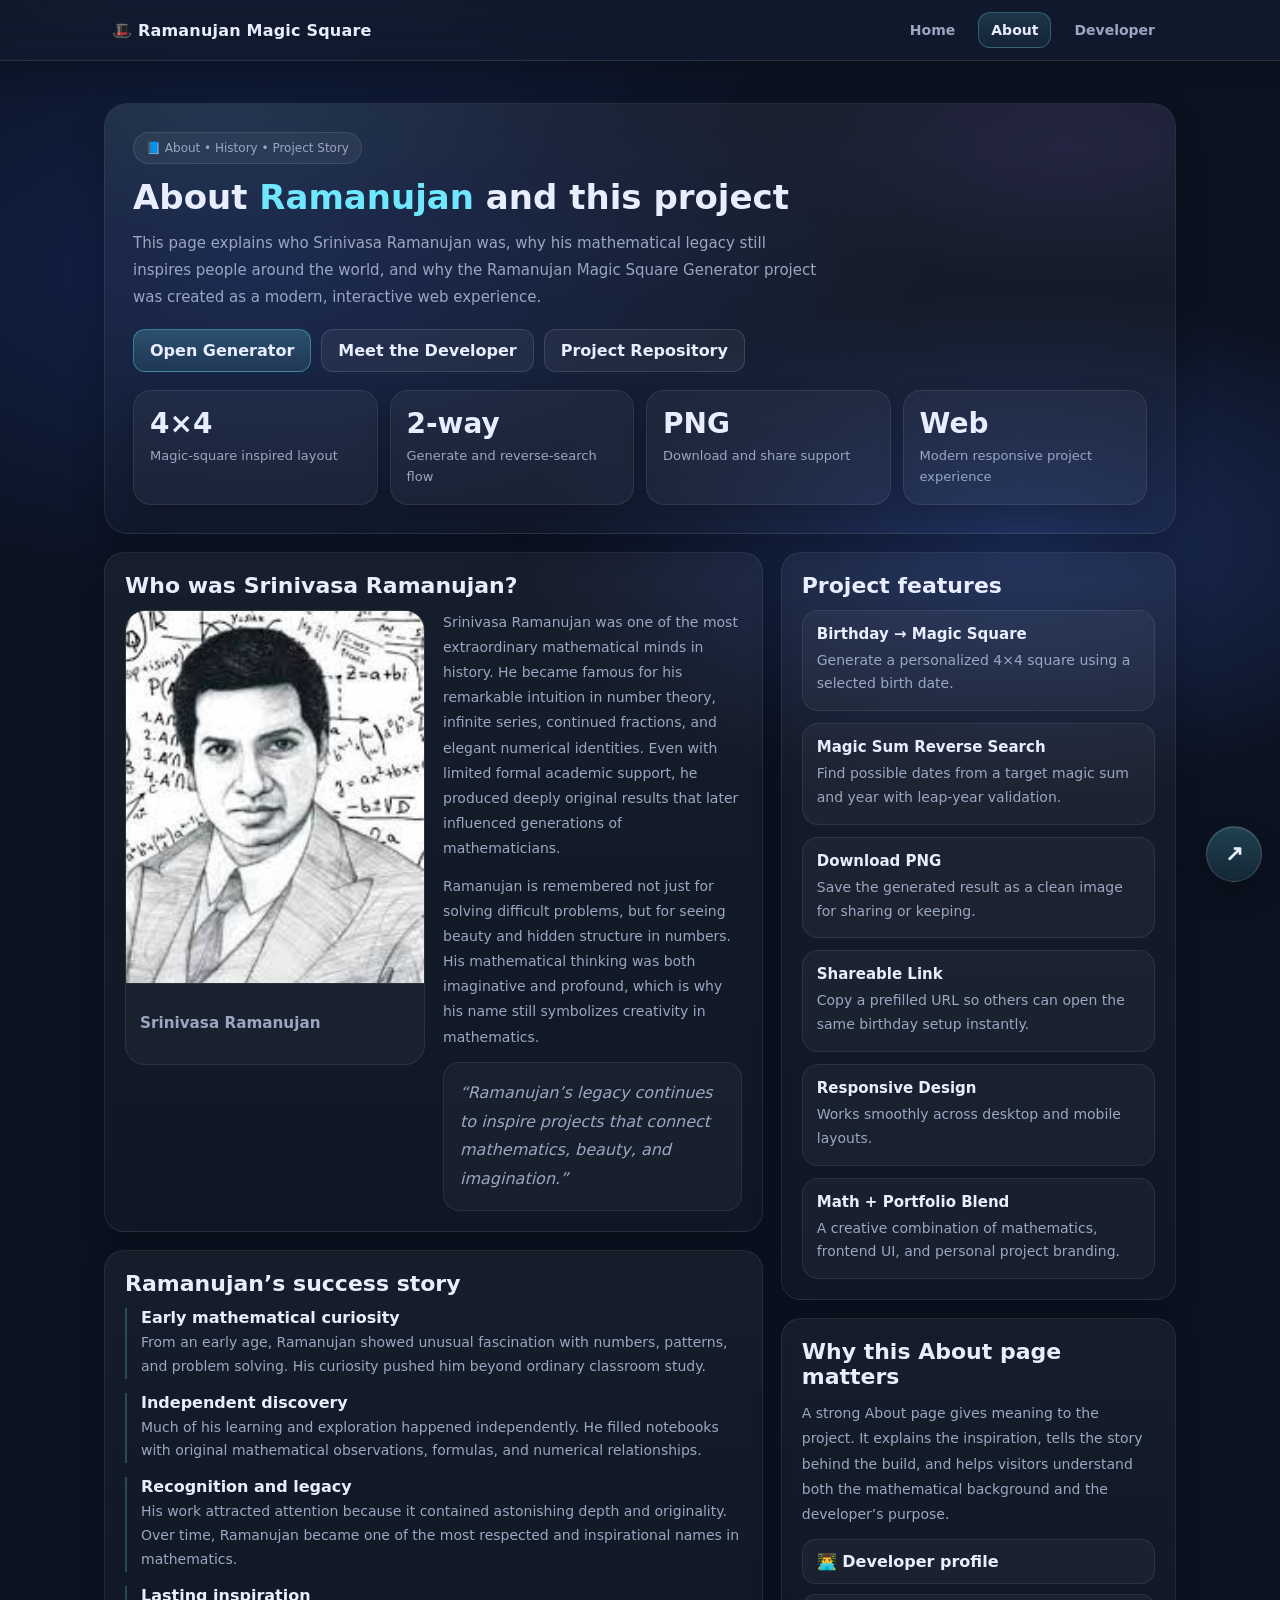
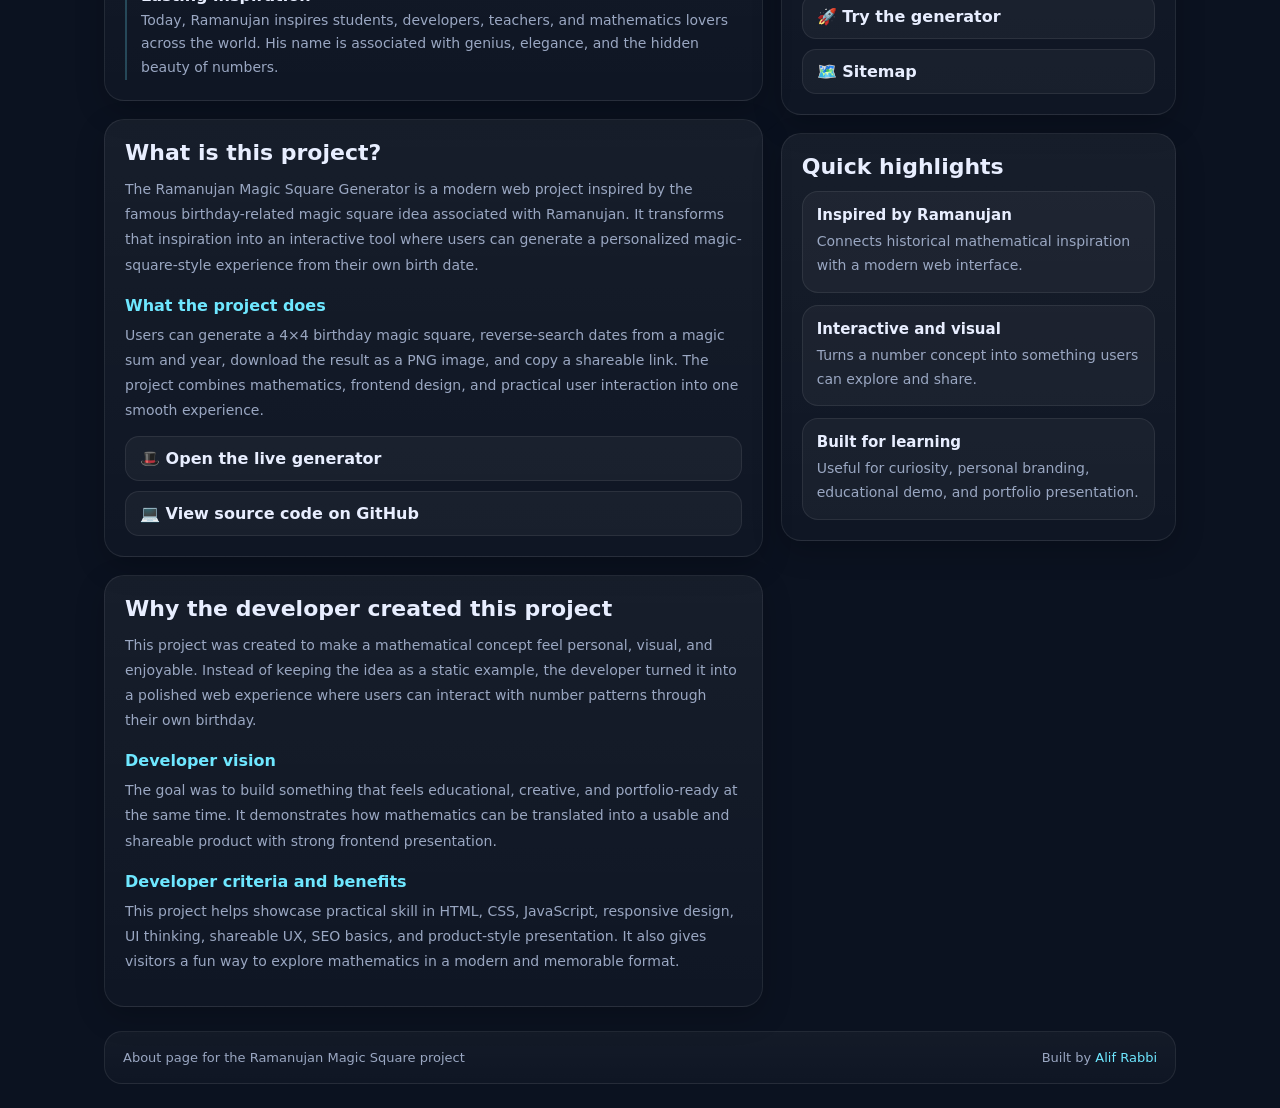
<file: about.html>
<!doctype html>
<html lang="en">
<head>
  <meta charset="utf-8" />
  <meta name="viewport" content="width=device-width,initial-scale=1" />
  <meta name="theme-color" content="#0b1220" />
  <meta name="color-scheme" content="dark" />

  <title>About | Ramanujan Magic Square</title>
  <meta
    name="description"
    content="Learn about Srinivasa Ramanujan, the inspiration behind the Ramanujan Magic Square project, and why this birthday magic square generator was created."
  />
  <link rel="canonical" href="https://alif1601.github.io/ramanujan-magic-square/about.html" />

  <meta property="og:title" content="About | Ramanujan Magic Square" />
  <meta
    property="og:description"
    content="Discover who Srinivasa Ramanujan was, the inspiration behind this project, and how the Ramanujan Magic Square Generator works."
  />
  <meta property="og:type" content="website" />
  <meta property="og:url" content="https://alif1601.github.io/ramanujan-magic-square/about.html" />
  <meta property="og:image" content="https://alif1601.github.io/ramanujan-magic-square/assets/og-image.png" />

  <meta name="twitter:card" content="summary_large_image" />
  <meta name="twitter:title" content="About | Ramanujan Magic Square" />
  <meta
    name="twitter:description"
    content="Discover who Srinivasa Ramanujan was and the story behind this Ramanujan Magic Square project."
  />
  <meta name="twitter:image" content="https://alif1601.github.io/ramanujan-magic-square/assets/og-image.png" />

  <link rel="icon" href="./assets/favicon.svg" type="image/svg+xml" />
  <link rel="apple-touch-icon" href="./assets/apple-touch-icon.png" />
  <link rel="manifest" href="./site.webmanifest" />

  <link rel="stylesheet" href="./nav.css" />
  <script defer src="./nav.js"></script>

  <style>
    :root {
      --bg: #0b1220;
      --card: #121b2f;
      --muted: #9aa7c2;
      --text: #e8eeff;
      --accent: #6ee7ff;
      --line: rgba(255,255,255,.08);
    }

    * { box-sizing: border-box; }

    body {
      margin: 0;
      font-family: system-ui, -apple-system, Segoe UI, Roboto, Arial, sans-serif;
      background:
        radial-gradient(1200px 600px at 20% 10%, #12224a 0%, transparent 55%),
        radial-gradient(1000px 500px at 80% 20%, #1b2c5a 0%, transparent 50%),
        var(--bg);
      color: var(--text);
    }

    .wrap {
      max-width: 1120px;
      margin: 0 auto;
      padding: 24px;
    }

    .hero {
      margin-top: 18px;
      padding: 28px;
      border-radius: 24px;
      border: 1px solid var(--line);
      background: linear-gradient(180deg, rgba(255,255,255,.06), rgba(255,255,255,.02));
      box-shadow: 0 12px 32px rgba(0,0,0,.24);
      position: relative;
      overflow: hidden;
    }

    .hero::before {
      content: "";
      position: absolute;
      inset: 0;
      background:
        radial-gradient(600px 220px at 10% 0%, rgba(110,231,255,.08), transparent 60%),
        radial-gradient(500px 220px at 90% 10%, rgba(139,92,246,.10), transparent 60%);
      pointer-events: none;
    }

    .hero > * {
      position: relative;
      z-index: 1;
    }

    .badge {
      display: inline-flex;
      align-items: center;
      gap: 8px;
      padding: 8px 12px;
      border-radius: 999px;
      border: 1px solid rgba(255,255,255,.10);
      background: rgba(255,255,255,.05);
      color: var(--muted);
      font-size: 12px;
      margin-bottom: 14px;
    }

    .hero h1 {
      margin: 0;
      font-size: 34px;
      line-height: 1.12;
    }

    .hero h1 span {
      color: var(--accent);
    }

    .hero p {
      margin: 14px 0 0;
      color: var(--muted);
      font-size: 15px;
      line-height: 1.8;
      max-width: 72ch;
    }

    .hero-actions {
      display: flex;
      flex-wrap: wrap;
      gap: 10px;
      margin-top: 18px;
    }

    .hero-btn {
      display: inline-flex;
      align-items: center;
      justify-content: center;
      text-decoration: none;
      padding: 11px 16px;
      border-radius: 12px;
      border: 1px solid rgba(255,255,255,.12);
      color: var(--text);
      font-weight: 700;
      background: rgba(255,255,255,.05);
      transition: .18s ease;
    }

    .hero-btn:hover {
      transform: translateY(-1px);
      border-color: rgba(110,231,255,.34);
      background: rgba(110,231,255,.08);
    }

    .hero-btn.primary {
      background: linear-gradient(180deg, rgba(110,231,255,.22), rgba(110,231,255,.10));
      border-color: rgba(110,231,255,.35);
    }

    .hero-btn.primary:hover {
      background: linear-gradient(180deg, rgba(110,231,255,.28), rgba(110,231,255,.12));
    }

    .stats {
      margin-top: 18px;
      display: grid;
      grid-template-columns: repeat(4, 1fr);
      gap: 12px;
    }

    @media (max-width: 860px) {
      .stats {
        grid-template-columns: repeat(2, 1fr);
      }
    }

    @media (max-width: 520px) {
      .stats {
        grid-template-columns: 1fr;
      }
    }

    .stat-card {
      padding: 16px;
      border-radius: 18px;
      border: 1px solid rgba(255,255,255,.08);
      background: rgba(255,255,255,.04);
      box-shadow: 0 8px 24px rgba(0,0,0,.18);
      animation: floatSoft 4s ease-in-out infinite;
    }

    .stat-card:nth-child(2) { animation-delay: .4s; }
    .stat-card:nth-child(3) { animation-delay: .8s; }
    .stat-card:nth-child(4) { animation-delay: 1.2s; }

    .stat-value {
      font-size: 28px;
      font-weight: 800;
      color: var(--text);
    }

    .stat-label {
      margin-top: 6px;
      color: var(--muted);
      font-size: 13px;
      line-height: 1.6;
    }

    .layout {
      margin-top: 18px;
      display: grid;
      grid-template-columns: 1.25fr .75fr;
      gap: 18px;
      align-items: start;
    }

    @media (max-width: 920px) {
      .layout {
        grid-template-columns: 1fr;
      }
    }

    .main-col,
    .side-col {
      display: grid;
      gap: 18px;
    }

    .card {
      border-radius: 20px;
      border: 1px solid var(--line);
      background: linear-gradient(180deg, rgba(255,255,255,.05), rgba(255,255,255,.02));
      box-shadow: 0 10px 30px rgba(0,0,0,.20);
      padding: 20px;
    }

    .card h2 {
      margin: 0 0 12px;
      font-size: 22px;
    }

    .card h3 {
      margin: 18px 0 8px;
      font-size: 16px;
      color: var(--accent);
    }

    .card p {
      margin: 0 0 12px;
      color: var(--muted);
      line-height: 1.8;
      font-size: 14px;
    }

    .ramanujan-grid {
      display: grid;
      grid-template-columns: 300px 1fr;
      gap: 18px;
      align-items: start;
    }

    @media (max-width: 820px) {
      .ramanujan-grid {
        grid-template-columns: 1fr;
      }
    }

    .portrait-box {
      border-radius: 20px;
      overflow: hidden;
      border: 1px solid rgba(255,255,255,.08);
      background: rgba(255,255,255,.04);
    }

    .portrait-box img {
      width: 100%;
      display: block;
      aspect-ratio: 4 / 5;
      object-fit: cover;
    }

    .portrait-caption {
      padding: 12px 14px;
      color: var(--muted);
      font-size: 13px;
      line-height: 1.7;
      border-top: 1px solid rgba(255,255,255,.06);
    }

    .quote {
      padding: 16px;
      border-radius: 16px;
      border: 1px solid rgba(255,255,255,.08);
      background: rgba(255,255,255,.04);
      color: var(--muted);
      line-height: 1.8;
      font-style: italic;
      margin-top: 10px;
    }

    .timeline {
      display: grid;
      gap: 14px;
      margin-top: 10px;
    }

    .timeline-item {
      border-left: 2px solid rgba(110,231,255,.24);
      padding-left: 14px;
    }

    .timeline-year {
      font-weight: 800;
      color: var(--text);
      margin-bottom: 4px;
    }

    .timeline-text {
      color: var(--muted);
      line-height: 1.7;
      font-size: 14px;
    }

    .feature-list {
      display: grid;
      gap: 12px;
    }

    .feature-item {
      padding: 14px;
      border-radius: 16px;
      border: 1px solid rgba(255,255,255,.08);
      background: rgba(255,255,255,.04);
      transition: .18s ease;
    }

    .feature-item:hover {
      transform: translateY(-2px);
      border-color: rgba(110,231,255,.20);
      background: rgba(110,231,255,.05);
    }

    .feature-item b {
      display: block;
      margin-bottom: 6px;
      font-size: 15px;
    }

    .feature-item span {
      color: var(--muted);
      line-height: 1.7;
      font-size: 14px;
    }

    .mini-links {
      display: grid;
      gap: 10px;
      margin-top: 12px;
    }

    .mini-links a {
      display: block;
      padding: 12px 14px;
      border-radius: 14px;
      text-decoration: none;
      color: var(--text);
      border: 1px solid rgba(255,255,255,.08);
      background: rgba(255,255,255,.04);
      transition: .18s ease;
      font-weight: 700;
    }

    .mini-links a:hover {
      border-color: rgba(110,231,255,.30);
      background: rgba(110,231,255,.08);
      transform: translateY(-1px);
    }

    .footer {
      margin-top: 24px;
      padding: 18px;
      border-radius: 18px;
      border: 1px solid var(--line);
      background: linear-gradient(180deg, rgba(255,255,255,.04), rgba(255,255,255,.02));
      color: var(--muted);
      font-size: 13px;
      display: flex;
      justify-content: space-between;
      gap: 12px;
      flex-wrap: wrap;
    }

    .footer a {
      color: var(--accent);
      text-decoration: none;
    }

    .footer a:hover {
      text-decoration: underline;
    }

    @keyframes floatSoft {
      0%, 100% { transform: translateY(0); }
      50% { transform: translateY(-4px); }
    }
  </style>

  <script type="application/ld+json">
  {
    "@context": "https://schema.org",
    "@type": "AboutPage",
    "name": "About Ramanujan Magic Square",
    "url": "https://alif1601.github.io/ramanujan-magic-square/about.html",
    "description": "About Srinivasa Ramanujan, the Ramanujan Magic Square project, and why this project was created."
  }
  </script>
</head>

<body>
  <div class="wrap">
    <section class="hero">
      <div class="badge">📘 About • History • Project Story</div>
      <h1>About <span>Ramanujan</span> and this project</h1>
      <p>
        This page explains who Srinivasa Ramanujan was, why his mathematical legacy still inspires people around the world,
        and why the Ramanujan Magic Square Generator project was created as a modern, interactive web experience.
      </p>

      <div class="hero-actions">
        <a class="hero-btn primary" href="./index.html">Open Generator</a>
        <a class="hero-btn" href="./developer.html">Meet the Developer</a>
        <a class="hero-btn" href="https://github.com/alif1601/ramanujan-magic-square" target="_blank" rel="noopener noreferrer">Project Repository</a>
      </div>

      <div class="stats">
        <div class="stat-card">
          <div class="stat-value">4×4</div>
          <div class="stat-label">Magic-square inspired layout</div>
        </div>
        <div class="stat-card">
          <div class="stat-value">2-way</div>
          <div class="stat-label">Generate and reverse-search flow</div>
        </div>
        <div class="stat-card">
          <div class="stat-value">PNG</div>
          <div class="stat-label">Download and share support</div>
        </div>
        <div class="stat-card">
          <div class="stat-value">Web</div>
          <div class="stat-label">Modern responsive project experience</div>
        </div>
      </div>
    </section>

    <section class="layout">
      <div class="main-col">
        <article class="card">
          <h2>Who was Srinivasa Ramanujan?</h2>

          <div class="ramanujan-grid">
            <div class="portrait-box">
              <img src="./assets/ramanujan.jpg" alt="Portrait representation of Srinivasa Ramanujan" />
              <div class="portrait-caption">
                <h1>Srinivasa Ramanujan</h1>
              </div>
            </div>

            <div>
              <p>
                Srinivasa Ramanujan was one of the most extraordinary mathematical minds in history. He became famous for his remarkable intuition in number theory,
                infinite series, continued fractions, and elegant numerical identities. Even with limited formal academic support, he produced deeply original results
                that later influenced generations of mathematicians.
              </p>

              <p>
                Ramanujan is remembered not just for solving difficult problems, but for seeing beauty and hidden structure in numbers. His mathematical thinking was
                both imaginative and profound, which is why his name still symbolizes creativity in mathematics.
              </p>

              <div class="quote">
                “Ramanujan’s legacy continues to inspire projects that connect mathematics, beauty, and imagination.”
              </div>
            </div>
          </div>
        </article>

        <article class="card">
          <h2>Ramanujan’s success story</h2>

          <div class="timeline">
            <div class="timeline-item">
              <div class="timeline-year">Early mathematical curiosity</div>
              <div class="timeline-text">
                From an early age, Ramanujan showed unusual fascination with numbers, patterns, and problem solving. His curiosity pushed him beyond ordinary classroom study.
              </div>
            </div>

            <div class="timeline-item">
              <div class="timeline-year">Independent discovery</div>
              <div class="timeline-text">
                Much of his learning and exploration happened independently. He filled notebooks with original mathematical observations, formulas, and numerical relationships.
              </div>
            </div>

            <div class="timeline-item">
              <div class="timeline-year">Recognition and legacy</div>
              <div class="timeline-text">
                His work attracted attention because it contained astonishing depth and originality. Over time, Ramanujan became one of the most respected and inspirational names in mathematics.
              </div>
            </div>

            <div class="timeline-item">
              <div class="timeline-year">Lasting inspiration</div>
              <div class="timeline-text">
                Today, Ramanujan inspires students, developers, teachers, and mathematics lovers across the world. His name is associated with genius, elegance, and the hidden beauty of numbers.
              </div>
            </div>
          </div>
        </article>

        <article class="card">
          <h2>What is this project?</h2>
          <p>
            The Ramanujan Magic Square Generator is a modern web project inspired by the famous birthday-related magic square idea associated with Ramanujan.
            It transforms that inspiration into an interactive tool where users can generate a personalized magic-square-style experience from their own birth date.
          </p>

          <h3>What the project does</h3>
          <p>
            Users can generate a 4×4 birthday magic square, reverse-search dates from a magic sum and year, download the result as a PNG image,
            and copy a shareable link. The project combines mathematics, frontend design, and practical user interaction into one smooth experience.
          </p>

          <div class="mini-links">
            <a href="./index.html">🎩 Open the live generator</a>
            <a href="https://github.com/alif1601/ramanujan-magic-square" target="_blank" rel="noopener noreferrer">💻 View source code on GitHub</a>
          </div>
        </article>

        <article class="card">
          <h2>Why the developer created this project</h2>
          <p>
            This project was created to make a mathematical concept feel personal, visual, and enjoyable. Instead of keeping the idea as a static example,
            the developer turned it into a polished web experience where users can interact with number patterns through their own birthday.
          </p>

          <h3>Developer vision</h3>
          <p>
            The goal was to build something that feels educational, creative, and portfolio-ready at the same time. It demonstrates how mathematics
            can be translated into a usable and shareable product with strong frontend presentation.
          </p>

          <h3>Developer criteria and benefits</h3>
          <p>
            This project helps showcase practical skill in HTML, CSS, JavaScript, responsive design, UI thinking, shareable UX, SEO basics,
            and product-style presentation. It also gives visitors a fun way to explore mathematics in a modern and memorable format.
          </p>
        </article>
      </div>

      <aside class="side-col">
        <section class="card">
          <h2>Project features</h2>
          <div class="feature-list">
            <div class="feature-item">
              <b>Birthday → Magic Square</b>
              <span>Generate a personalized 4×4 square using a selected birth date.</span>
            </div>

            <div class="feature-item">
              <b>Magic Sum Reverse Search</b>
              <span>Find possible dates from a target magic sum and year with leap-year validation.</span>
            </div>

            <div class="feature-item">
              <b>Download PNG</b>
              <span>Save the generated result as a clean image for sharing or keeping.</span>
            </div>

            <div class="feature-item">
              <b>Shareable Link</b>
              <span>Copy a prefilled URL so others can open the same birthday setup instantly.</span>
            </div>

            <div class="feature-item">
              <b>Responsive Design</b>
              <span>Works smoothly across desktop and mobile layouts.</span>
            </div>

            <div class="feature-item">
              <b>Math + Portfolio Blend</b>
              <span>A creative combination of mathematics, frontend UI, and personal project branding.</span>
            </div>
          </div>
        </section>

        <section class="card">
          <h2>Why this About page matters</h2>
          <p>
            A strong About page gives meaning to the project. It explains the inspiration, tells the story behind the build,
            and helps visitors understand both the mathematical background and the developer’s purpose.
          </p>

          <div class="mini-links">
            <a href="./developer.html">👨‍💻 Developer profile</a>
            <a href="./index.html">🚀 Try the generator</a>
            <a href="./sitemap.xml">🗺️ Sitemap</a>
          </div>
        </section>

        <section class="card">
          <h2>Quick highlights</h2>
          <div class="feature-list">
            <div class="feature-item">
              <b>Inspired by Ramanujan</b>
              <span>Connects historical mathematical inspiration with a modern web interface.</span>
            </div>
            <div class="feature-item">
              <b>Interactive and visual</b>
              <span>Turns a number concept into something users can explore and share.</span>
            </div>
            <div class="feature-item">
              <b>Built for learning</b>
              <span>Useful for curiosity, personal branding, educational demo, and portfolio presentation.</span>
            </div>
          </div>
        </section>
      </aside>
    </section>

    <footer class="footer">
      <span>About page for the Ramanujan Magic Square project</span>
      <span>Built by <a href="./developer.html">Alif Rabbi</a></span>
    </footer>
  </div>
</body>
</html>
</file>
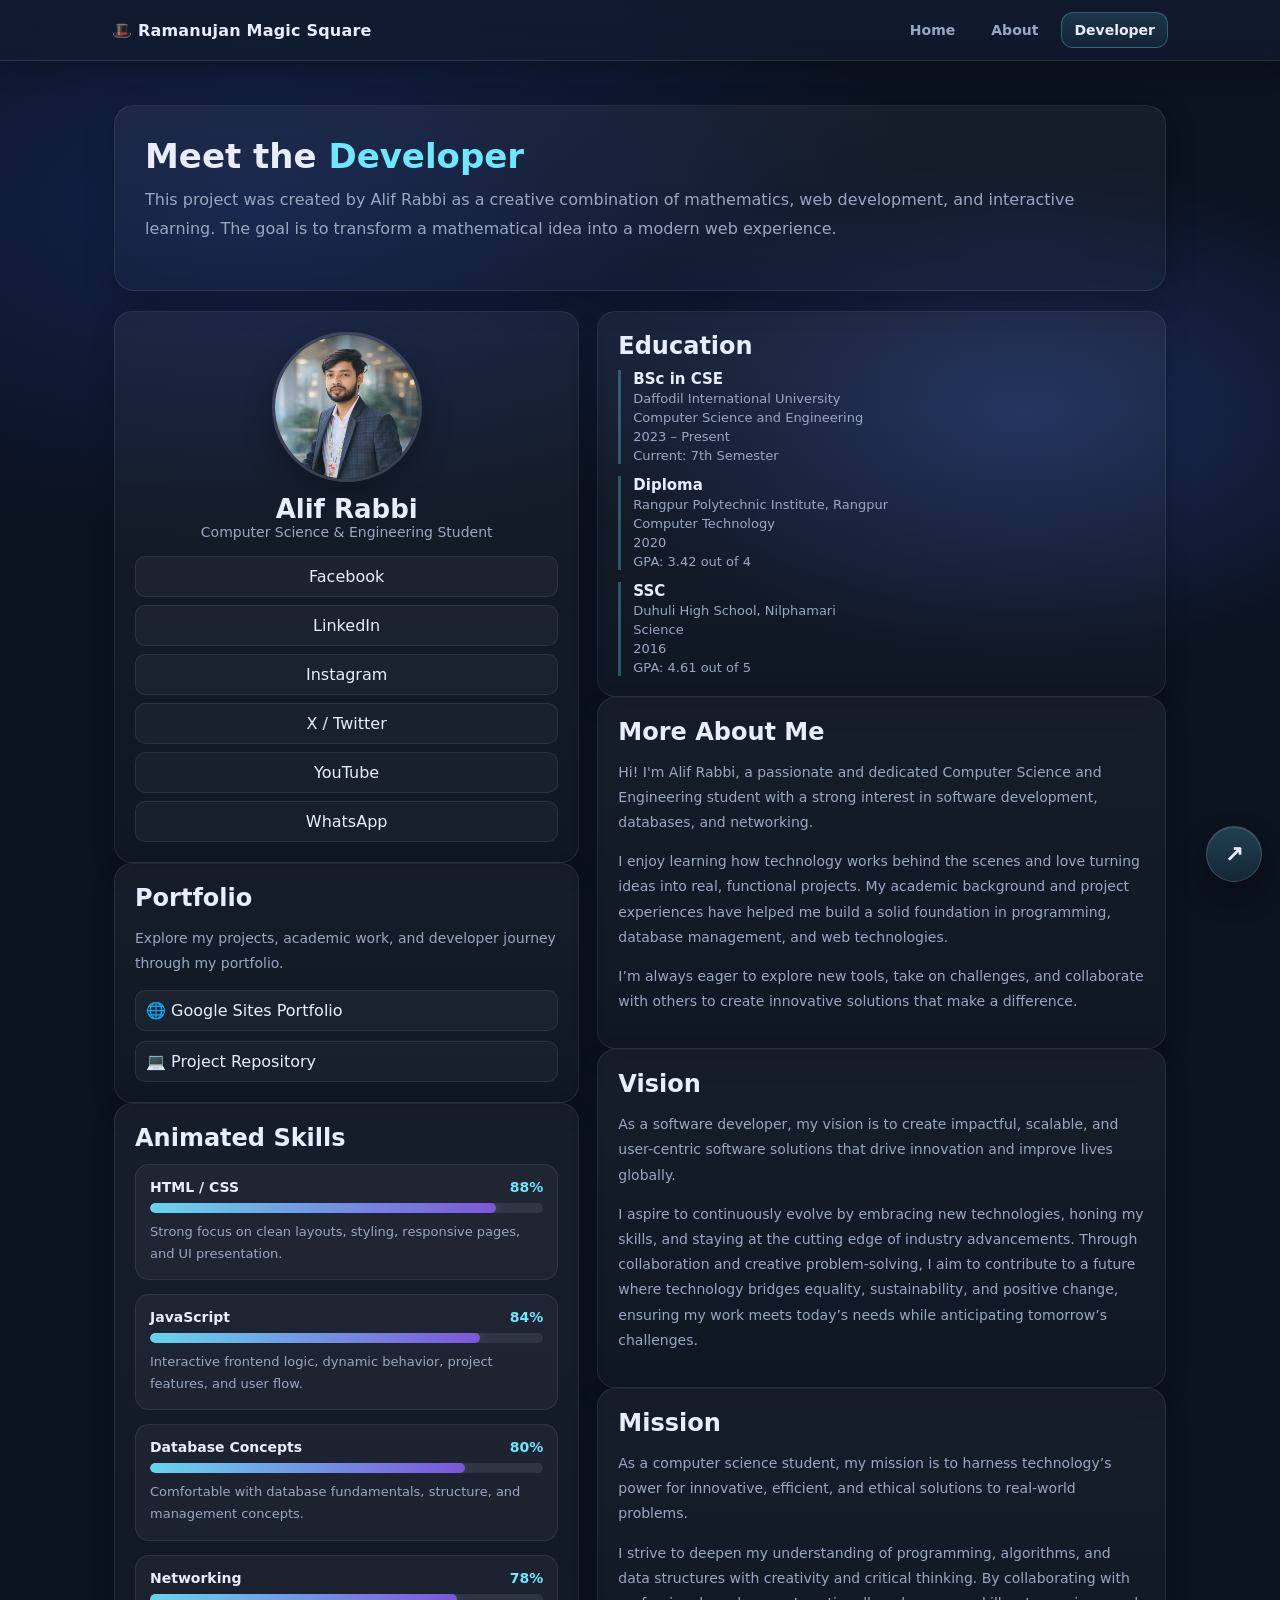
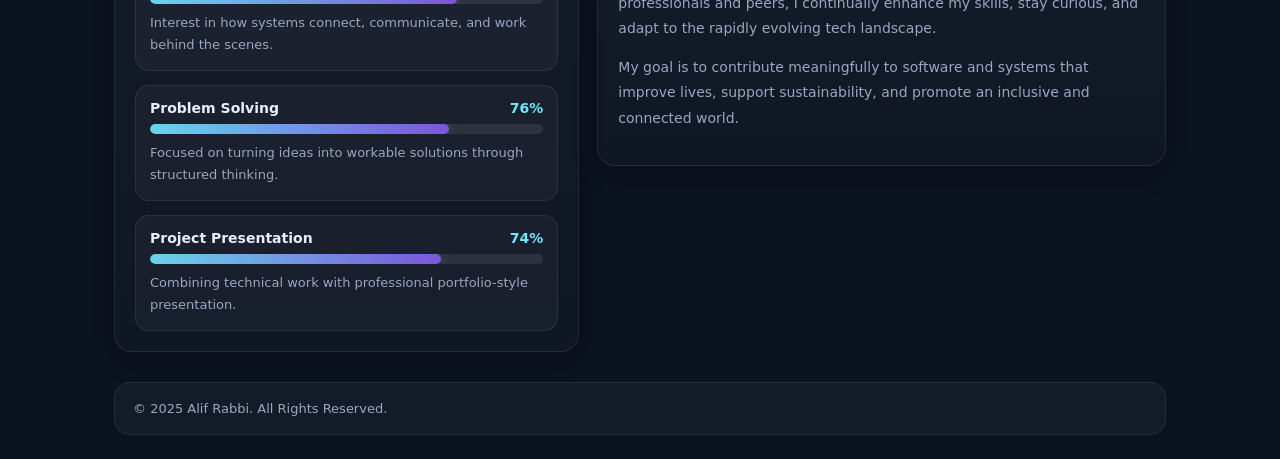
<file: developer.html>
<!doctype html>
<html lang="en">

<head>
  <meta charset="utf-8" />
  <meta name="viewport" content="width=device-width,initial-scale=1" />
  <meta name="theme-color" content="#0b1220" />
  <meta name="color-scheme" content="dark" />

  <title>Developer | Ramanujan Magic Square</title>

  <meta name="description"
    content="Meet Alif Rabbi, the developer behind the Ramanujan Magic Square project. Education, portfolio, vision, mission, and technical skills." />

  <link rel="canonical" href="https://alif1601.github.io/ramanujan-magic-square/developer.html" />

  <meta property="og:title" content="Developer | Ramanujan Magic Square" />
  <meta property="og:description"
    content="Meet Alif Rabbi, the developer behind the Ramanujan Magic Square Generator project." />
  <meta property="og:type" content="website" />
  <meta property="og:url" content="https://alif1601.github.io/ramanujan-magic-square/developer.html" />
  <meta property="og:image" content="https://alif1601.github.io/ramanujan-magic-square/assets/og-image.png" />

  <meta name="twitter:card" content="summary_large_image" />
  <meta name="twitter:title" content="Developer | Ramanujan Magic Square" />
  <meta name="twitter:description"
    content="Meet Alif Rabbi, the developer behind the Ramanujan Magic Square Generator project." />
  <meta name="twitter:image" content="https://alif1601.github.io/ramanujan-magic-square/assets/og-image.png" />

  <link rel="icon" href="./assets/favicon.svg" type="image/svg+xml" />
  <link rel="apple-touch-icon" href="./assets/apple-touch-icon.png" />
  <link rel="manifest" href="./site.webmanifest" />

  <link rel="stylesheet" href="./nav.css" />
  <script defer src="./nav.js"></script>

  <style>
    :root {
      --bg: #0b1220;
      --card: #121b2f;
      --text: #e8eeff;
      --muted: #9aa7c2;
      --accent: #6ee7ff;
      --line: rgba(255, 255, 255, .08);
    }

    * {
      box-sizing: border-box
    }

    body {
      margin: 0;
      font-family: system-ui, -apple-system, Segoe UI, Roboto, Arial, sans-serif;
      background:
        radial-gradient(1200px 600px at 20% 10%, #12224a 0%, transparent 55%),
        radial-gradient(900px 500px at 80% 20%, #1b2c5a 0%, transparent 50%),
        var(--bg);
      color: var(--text);
    }

    .wrap {
      max-width: 1100px;
      margin: auto;
      padding: 24px;
    }

    .hero {
      margin-top: 20px;
      padding: 30px;
      border-radius: 20px;
      border: 1px solid var(--line);
      background: linear-gradient(180deg, rgba(255, 255, 255, .05), rgba(255, 255, 255, .02));
      box-shadow: 0 10px 30px rgba(0, 0, 0, .25);
    }

    .hero h1 {
      margin: 0;
      font-size: 34px;
    }

    .hero span {
      color: var(--accent)
    }

    .hero p {
      margin-top: 10px;
      color: var(--muted);
      line-height: 1.8;
    }

    .layout {
      margin-top: 20px;
      display: grid;
      grid-template-columns: .9fr 1.1fr;
      gap: 18px;
    }

    @media(max-width:900px) {
      .layout {
        grid-template-columns: 1fr
      }
    }

    .card {
      border-radius: 18px;
      border: 1px solid var(--line);
      background: linear-gradient(180deg, rgba(255, 255, 255, .05), rgba(255, 255, 255, .02));
      padding: 20px;
      box-shadow: 0 10px 24px rgba(0, 0, 0, .2);
    }

    .card h2 {
      margin: 0 0 10px;
    }

    .card p {
      color: var(--muted);
      line-height: 1.8;
      font-size: 14px;
    }

    .avatar {
      width: 150px;
      height: 150px;
      border-radius: 50%;
      overflow: hidden;
      margin: auto;
      border: 3px solid rgba(255, 255, 255, .15);
      box-shadow: 0 14px 30px rgba(0, 0, 0, .28);
    }

    .avatar img {
      width: 100%;
      height: 100%;
      object-fit: cover;
    }

    .profile {
      text-align: center;
    }

    .name {
      font-size: 26px;
      font-weight: 700;
      margin-top: 12px;
    }

    .role {
      color: var(--muted);
      font-size: 14px;
    }

    .socials {
      margin-top: 16px;
      display: grid;
      gap: 8px;
    }

    .socials a {
      text-decoration: none;
      color: var(--text);
      padding: 10px;
      border-radius: 10px;
      border: 1px solid rgba(255, 255, 255, .08);
      background: rgba(255, 255, 255, .04);
      transition: .18s ease;
    }

    .socials a:hover {
      background: rgba(110, 231, 255, .1);
      transform: translateY(-1px);
    }

    .timeline {
      display: grid;
      gap: 12px;
      margin-top: 10px;
    }

    .edu {
      border-left: 3px solid rgba(110, 231, 255, .3);
      padding-left: 12px;
    }

    .edu b {
      display: block;
      font-size: 15px;
    }

    .edu span {
      color: var(--muted);
      font-size: 13px;
    }

    .links {
      margin-top: 10px;
      display: grid;
      gap: 10px;
    }

    .links a {
      text-decoration: none;
      color: var(--text);
      padding: 10px;
      border-radius: 10px;
      border: 1px solid rgba(255, 255, 255, .08);
      background: rgba(255, 255, 255, .04);
      transition: .18s ease;
    }

    .links a:hover {
      background: rgba(110, 231, 255, .1);
      transform: translateY(-1px);
    }

    .skills-grid {
      display: grid;
      gap: 14px;
      margin-top: 12px;
    }

    .skill {
      padding: 14px;
      border-radius: 14px;
      border: 1px solid rgba(255, 255, 255, .08);
      background: rgba(255, 255, 255, .04);
    }

    .skill-head {
      display: flex;
      justify-content: space-between;
      gap: 12px;
      margin-bottom: 8px;
      font-size: 14px;
      font-weight: 700;
    }

    .skill-head span:last-child {
      color: var(--accent);
    }

    .skill-bar {
      width: 100%;
      height: 10px;
      border-radius: 999px;
      background: rgba(255, 255, 255, .08);
      overflow: hidden;
      position: relative;
    }

    .skill-fill {
      height: 100%;
      width: 0;
      border-radius: 999px;
      background: linear-gradient(90deg, rgba(110, 231, 255, .9), rgba(139, 92, 246, .85));
      box-shadow: 0 0 14px rgba(110, 231, 255, .22);
      animation: fillBar 1.8s ease forwards;
    }

    .skill:nth-child(1) .skill-fill {
      animation-delay: .1s;
      width: 88%;
    }

    .skill:nth-child(2) .skill-fill {
      animation-delay: .25s;
      width: 84%;
    }

    .skill:nth-child(3) .skill-fill {
      animation-delay: .4s;
      width: 80%;
    }

    .skill:nth-child(4) .skill-fill {
      animation-delay: .55s;
      width: 78%;
    }

    .skill:nth-child(5) .skill-fill {
      animation-delay: .7s;
      width: 76%;
    }

    .skill:nth-child(6) .skill-fill {
      animation-delay: .85s;
      width: 74%;
    }

    .skill-note {
      margin-top: 8px;
      color: var(--muted);
      font-size: 13px;
      line-height: 1.7;
    }

    .footer {
      margin-top: 30px;
      padding: 18px;
      border-radius: 16px;
      border: 1px solid var(--line);
      background: rgba(255, 255, 255, .04);
      display: flex;
      justify-content: space-between;
      flex-wrap: wrap;
      color: var(--muted);
      font-size: 13px;
    }

    .footer a {
      color: var(--accent)
    }

    @keyframes fillBar {
      from {
        width: 0;
        opacity: .4;
      }

      to {
        opacity: 1;
      }
    }

    .fade-up {
      opacity: 0;
      transform: translateY(25px);
      animation: fadeUp .9s ease forwards;
    }

    .fade-up:nth-child(1) {
      animation-delay: .2s
    }

    .fade-up:nth-child(2) {
      animation-delay: .4s
    }

    .fade-up:nth-child(3) {
      animation-delay: .6s
    }

    .fade-up:nth-child(4) {
      animation-delay: .8s
    }

    @keyframes fadeUp {
      from {
        opacity: 0;
        transform: translateY(25px);
      }

      to {
        opacity: 1;
        transform: translateY(0);
      }
    }

    .card.fade-up {
      transition:
        transform 0.3s ease,
        box-shadow 0.3s ease,
        border-color 0.3s ease,
        background 0.3s ease;
    }

    .card.fade-up:hover {
      transform: translateY(-8px) scale(1.01);
      border-color: rgba(110, 231, 255, .30);
      background:
        linear-gradient(180deg, rgba(255, 255, 255, .07), rgba(110, 231, 255, .04));
      box-shadow:
        0 20px 40px rgba(0, 0, 0, .30),
        0 0 24px rgba(110, 231, 255, .08);
    }

    .skill:hover {
      transform: translateY(-3px);
      border-color: rgba(110, 231, 255, .24);
      background: rgba(110, 231, 255, .05);
      transition: .25s ease;
    }
  </style>

  <script type="application/ld+json">
{
  "@context": "https://schema.org",
  "@type": "Person",
  "name": "Alif Rabbi",
  "url": "https://alif1601.github.io/ramanujan-magic-square/developer.html",
  "image": "https://alif1601.github.io/ramanujan-magic-square/assets/developer.jpg",
  "jobTitle": "Computer Science and Engineering Student",
  "description": "Passionate Computer Science and Engineering student with interests in software development, databases, networking, and web technologies.",
  "alumniOf": [
    {
      "@type": "CollegeOrUniversity",
      "name": "Daffodil International University"
    },
    {
      "@type": "CollegeOrUniversity",
      "name": "Rangpur Polytechnic Institute"
    },
    {
      "@type": "EducationalOrganization",
      "name": "Duhuli High School"
    }
  ],
  "sameAs": [
    "https://www.facebook.com/alifrabbi.rayhan",
    "https://www.linkedin.com/in/alif-rabbi675/",
    "https://www.instagram.com/alif_rabbi_/",
    "https://x.com/MdAlifRabbi1",
    "https://www.youtube.com/@alif_rabbi",
    "https://sites.google.com/diu.edu.bd/alif-rabbi/home"
  ]
}
</script>
</head>

<body>

  <div class="wrap">

    <section class="hero">
      <h1>Meet the <span>Developer</span></h1>
      <p>
        This project was created by Alif Rabbi as a creative combination of mathematics,
        web development, and interactive learning. The goal is to transform a mathematical
        idea into a modern web experience.
      </p>
    </section>

    <section class="layout">

      <div>

        <div class="card profile">
          <div class="avatar">
            <img src="./assets/developer.png" alt="Alif Rabbi" />
          </div>

          <div class="name">Alif Rabbi</div>
          <div class="role">Computer Science & Engineering Student</div>

          <div class="socials">
            <a href="https://www.facebook.com/alifrabbi.rayhan" target="_blank" rel="noopener noreferrer">Facebook</a>
            <a href="https://www.linkedin.com/in/alif-rabbi675/" target="_blank" rel="noopener noreferrer">LinkedIn</a>
            <a href="https://www.instagram.com/alif_rabbi_/" target="_blank" rel="noopener noreferrer">Instagram</a>
            <a href="https://x.com/MdAlifRabbi1" target="_blank" rel="noopener noreferrer">X / Twitter</a>
            <a href="https://www.youtube.com/@alif_rabbi" target="_blank" rel="noopener noreferrer">YouTube</a>
            <a href="https://wa.me/8801780640675" target="_blank" rel="noopener noreferrer">WhatsApp</a>
          </div>
        </div>

        <div class="card">
          <h2>Portfolio</h2>
          <p>
            Explore my projects, academic work, and developer journey through my portfolio.
          </p>

          <div class="links">
            <a href="https://sites.google.com/diu.edu.bd/alif-rabbi/home" target="_blank" rel="noopener noreferrer">🌐
              Google Sites Portfolio</a>
            <a href="https://github.com/alif1601/ramanujan-magic-square" target="_blank" rel="noopener noreferrer">💻
              Project Repository</a>
          </div>

        </div>

        <div class="card fade-up">
          <h2>Animated Skills</h2>

          <div class="skills-grid">
            <div class="skill">
              <div class="skill-head">
                <span>HTML / CSS</span>
                <span>88%</span>
              </div>
              <div class="skill-bar">
                <div class="skill-fill"></div>
              </div>
              <div class="skill-note">Strong focus on clean layouts, styling, responsive pages, and UI presentation.
              </div>
            </div>

            <div class="skill">
              <div class="skill-head">
                <span>JavaScript</span>
                <span>84%</span>
              </div>
              <div class="skill-bar">
                <div class="skill-fill"></div>
              </div>
              <div class="skill-note">Interactive frontend logic, dynamic behavior, project features, and user flow.
              </div>
            </div>

            <div class="skill">
              <div class="skill-head">
                <span>Database Concepts</span>
                <span>80%</span>
              </div>
              <div class="skill-bar">
                <div class="skill-fill"></div>
              </div>
              <div class="skill-note">Comfortable with database fundamentals, structure, and management concepts.</div>
            </div>

            <div class="skill">
              <div class="skill-head">
                <span>Networking</span>
                <span>78%</span>
              </div>
              <div class="skill-bar">
                <div class="skill-fill"></div>
              </div>
              <div class="skill-note">Interest in how systems connect, communicate, and work behind the scenes.</div>
            </div>

            <div class="skill">
              <div class="skill-head">
                <span>Problem Solving</span>
                <span>76%</span>
              </div>
              <div class="skill-bar">
                <div class="skill-fill"></div>
              </div>
              <div class="skill-note">Focused on turning ideas into workable solutions through structured thinking.
              </div>
            </div>

            <div class="skill">
              <div class="skill-head">
                <span>Project Presentation</span>
                <span>74%</span>
              </div>
              <div class="skill-bar">
                <div class="skill-fill"></div>
              </div>
              <div class="skill-note">Combining technical work with professional portfolio-style presentation.</div>
            </div>
          </div>
        </div>

      </div>

      <div>

        <div class="card">
          <h2>Education</h2>

          <div class="timeline">
            <div class="edu">
              <b>BSc in CSE</b>
              <span>Daffodil International University</span><br>
              <span>Computer Science and Engineering</span><br>
              <span>2023 – Present</span><br>
              <span>Current: 7th Semester</span>
            </div>

            <div class="edu">
              <b>Diploma</b>
              <span>Rangpur Polytechnic Institute, Rangpur</span><br>
              <span>Computer Technology</span><br>
              <span>2020</span><br>
              <span>GPA: 3.42 out of 4</span>
            </div>

            <div class="edu">
              <b>SSC</b>
              <span>Duhuli High School, Nilphamari</span><br>
              <span>Science</span><br>
              <span>2016</span><br>
              <span>GPA: 4.61 out of 5</span>
            </div>
          </div>
        </div>

        <div class="card fade-up">
          <h2>More About Me</h2>

          <p>
            Hi! I'm Alif Rabbi, a passionate and dedicated Computer Science and Engineering student
            with a strong interest in software development, databases, and networking.
          </p>

          <p>
            I enjoy learning how technology works behind the scenes and love turning ideas into real,
            functional projects. My academic background and project experiences have helped me build
            a solid foundation in programming, database management, and web technologies.
          </p>

          <p>
            I’m always eager to explore new tools, take on challenges, and collaborate with others
            to create innovative solutions that make a difference.
          </p>
        </div>

        <div class="card fade-up">
          <h2>Vision</h2>

          <p>
            As a software developer, my vision is to create impactful, scalable, and user-centric
            software solutions that drive innovation and improve lives globally.
          </p>

          <p>
            I aspire to continuously evolve by embracing new technologies, honing my skills,
            and staying at the cutting edge of industry advancements.
            Through collaboration and creative problem-solving, I aim to contribute to a future
            where technology bridges equality, sustainability, and positive change,
            ensuring my work meets today’s needs while anticipating tomorrow’s challenges.
          </p>
        </div>

        <div class="card fade-up">
          <h2>Mission</h2>

          <p>
            As a computer science student, my mission is to harness technology’s power for innovative,
            efficient, and ethical solutions to real-world problems.
          </p>

          <p>
            I strive to deepen my understanding of programming, algorithms, and data structures with
            creativity and critical thinking. By collaborating with professionals and peers, I continually
            enhance my skills, stay curious, and adapt to the rapidly evolving tech landscape.
          </p>

          <p>
            My goal is to contribute meaningfully to software and systems that improve lives,
            support sustainability, and promote an inclusive and connected world.
          </p>
        </div>

      </div>

    </section>

    <footer class="footer">
      <span>© 2025 Alif Rabbi. All Rights Reserved.</span>
    </footer>

  </div>

</body>

</html>
</file>
<file: nav.css>
:root {
  --nav-bg: rgba(18, 27, 47, 0.72);
  --nav-border: rgba(255, 255, 255, 0.1);
  --nav-text: #e8eeff;
  --nav-muted: #9aa7c2;
  --nav-accent: #6ee7ff;
}

.top-nav {
  position: sticky;
  top: 0;
  z-index: 999;
  backdrop-filter: blur(16px);
  -webkit-backdrop-filter: blur(16px);
  background: linear-gradient(
    180deg,
    rgba(18, 27, 47, 0.86),
    rgba(18, 27, 47, 0.7)
  );
  border-bottom: 1px solid var(--nav-border);
  box-shadow: 0 10px 24px rgba(0, 0, 0, 0.18);
  transition: all .2s ease;
}

.top-nav.scrolled {
  background: linear-gradient(
    180deg,
    rgba(10, 18, 32, 0.96),
    rgba(10, 18, 32, 0.84)
  );
  box-shadow: 0 12px 26px rgba(0, 0, 0, 0.28);
}

.top-nav-inner {
  max-width: 1100px;
  margin: 0 auto;
  padding: 12px 22px;
  display: flex;
  align-items: center;
  justify-content: space-between;
  gap: 12px;
  flex-wrap: wrap;
}

.top-nav-brand {
  color: var(--nav-text);
  text-decoration: none;
  font-weight: 800;
  letter-spacing: 0.2px;
  font-size: 16px;
}

.top-nav-links {
  display: flex;
  align-items: center;
  gap: 10px;
  flex-wrap: wrap;
}

.top-nav-link {
  color: var(--nav-muted);
  text-decoration: none;
  font-size: 14px;
  font-weight: 700;
  padding: 9px 12px;
  border-radius: 12px;
  border: 1px solid transparent;
  transition: all 0.18s ease;
}

.top-nav-link:hover,
.top-nav-link.active {
  color: var(--nav-text);
  border-color: rgba(110, 231, 255, 0.28);
  background: linear-gradient(
    180deg,
    rgba(110, 231, 255, 0.14),
    rgba(110, 231, 255, 0.06)
  );
}

.top-nav-toggle {
  display: none;
  width: 46px;
  height: 46px;
  border-radius: 12px;
  border: 1px solid rgba(255,255,255,.12);
  background: rgba(255,255,255,.04);
  cursor: pointer;
  padding: 0;
  align-items: center;
  justify-content: center;
  flex-direction: column;
  gap: 5px;
}

.top-nav-toggle span {
  display: block;
  width: 20px;
  height: 2px;
  background: #e8eeff;
  border-radius: 999px;
  transition: all .2s ease;
}

.top-nav-toggle.open span:nth-child(1) {
  transform: translateY(7px) rotate(45deg);
}

.top-nav-toggle.open span:nth-child(2) {
  opacity: 0;
}

.top-nav-toggle.open span:nth-child(3) {
  transform: translateY(-7px) rotate(-45deg);
}

.floating-share {
  position: fixed;
  right: 18px;
  bottom: 18px;
  z-index: 999;
}

.floating-share-btn {
  width: 56px;
  height: 56px;
  border: 1px solid rgba(255,255,255,.14);
  border-radius: 50%;
  background: linear-gradient(
    180deg,
    rgba(110,231,255,.22),
    rgba(110,231,255,.10)
  );
  color: #e8eeff;
  font-size: 22px;
  font-weight: 800;
  cursor: pointer;
  box-shadow:
    0 14px 30px rgba(0,0,0,.28),
    inset 0 1px 0 rgba(255,255,255,.12);
  backdrop-filter: blur(12px);
  -webkit-backdrop-filter: blur(12px);
  transition: transform .18s ease, box-shadow .18s ease, border-color .18s ease;
}

.floating-share-btn:hover {
  transform: translateY(-2px) scale(1.03);
  border-color: rgba(110,231,255,.42);
  box-shadow:
    0 18px 34px rgba(0,0,0,.34),
    0 0 0 1px rgba(110,231,255,.08),
    inset 0 1px 0 rgba(255,255,255,.16);
}

.floating-share-menu {
  position: absolute;
  right: 0;
  bottom: 68px;
  min-width: 210px;
  display: none;
  flex-direction: column;
  gap: 8px;
  padding: 10px;
  border-radius: 16px;
  border: 1px solid rgba(255,255,255,.10);
  background: linear-gradient(
    180deg,
    rgba(18,27,47,.92),
    rgba(18,27,47,.82)
  );
  backdrop-filter: blur(16px);
  -webkit-backdrop-filter: blur(16px);
  box-shadow: 0 16px 36px rgba(0,0,0,.34);
}

.floating-share.open .floating-share-menu {
  display: flex;
}

.share-menu-btn {
  width: 100%;
  text-align: left;
  border: 1px solid rgba(255,255,255,.10);
  background: rgba(255,255,255,.04);
  color: #e8eeff;
  padding: 10px 12px;
  border-radius: 12px;
  font-weight: 700;
  cursor: pointer;
  transition: all .18s ease;
}

.share-menu-btn:hover {
  border-color: rgba(110,231,255,.32);
  background: rgba(110,231,255,.08);
}

@media (max-width: 768px) {
  .top-nav-inner {
    padding: 10px 14px;
  }

  .top-nav-toggle {
    display: inline-flex;
  }

  .top-nav-links {
    width: 100%;
    display: none;
    flex-direction: column;
    align-items: stretch;
    gap: 8px;
    padding-top: 8px;
  }

  .top-nav-links.open {
    display: flex;
  }

  .top-nav-link {
    width: 100%;
  }
}
</file>
